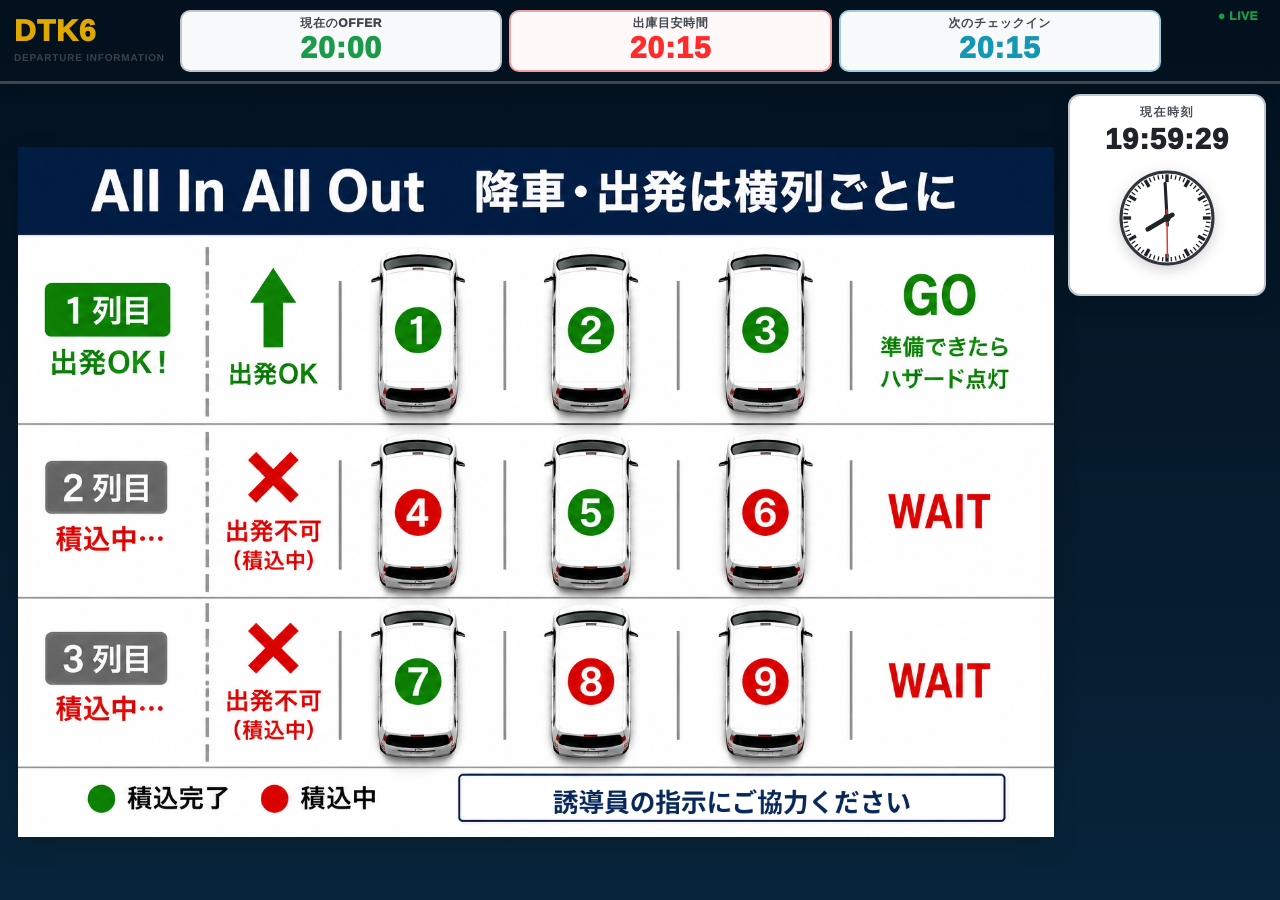
<file: index.html>
<!DOCTYPE html>
<html lang="ja">
<head>
  <meta charset="UTF-8">
  <meta name="viewport" content="width=device-width, initial-scale=1.0, viewport-fit=cover">
  <meta http-equiv="X-UA-Compatible" content="IE=edge">
  <meta name="theme-color" content="#EEF1F4">
  <title>DTK6 Departure Information V14</title>
  <link rel="stylesheet" href="style.css">
</head>
<body class="mode-normal">
  <div id="app">
    <header id="header">
      <div class="brand">
        <span class="brand-main">DTK6</span>
        <span class="brand-sub">DEPARTURE INFORMATION</span>
      </div>

      <div id="headerInfo" aria-label="運行情報">
        <div class="headerCard offerCard">
          <span id="offerLabel" class="headerLabel">現在のOFFER</span>
          <span id="offerValue" class="headerValue">--:--</span>
        </div>
        <div class="headerCard otdCard">
          <span class="headerLabel">出庫目安時間</span>
          <span id="otdTime" class="headerValue otdValue">--:--</span>
        </div>
        <div class="headerCard nextCard">
          <span class="headerLabel">次のチェックイン</span>
          <span id="nextCheckinTime" class="headerValue nextValue">--:--</span>
        </div>
      </div>

      <div class="live">● LIVE</div>
      <div id="demoBadge" aria-live="polite">DEMO</div>
    </header>

    <div id="miniClock" aria-label="現在時刻">
      <span class="mini-clock-label">現在時刻</span>
      <span id="miniDigitalClock">--:--:--</span>
      <canvas id="miniClockCanvas"></canvas>
    </div>

    <main id="main">
      <section id="clockView" class="view active" aria-label="時計表示">
        <canvas id="clockCanvas"></canvas>
      </section>

      <section id="slideView" class="view" aria-label="ポスター表示">
        <img id="slideImage" src="" alt="DTK6案内ポスター">
        <div id="slidePlaceholder">
          <div id="slideTitle">POSTER</div>
          <div id="slideMessage">画像を読み込み中</div>
        </div>
      </section>

      <section id="messageView" class="view" aria-label="案内表示">
        <div id="messageStatus">CHECK-IN</div>
        <div id="messageText">受付開始</div>
      </section>
    </main>
  </div>

  <script src="config.js"></script>
  <script src="clock.js"></script>
  <script src="scheduler.js"></script>
  <script src="display.js"></script>
  <script src="no-sleep.js"></script>
  <script src="app.js"></script>
</body>
</html>
</file>
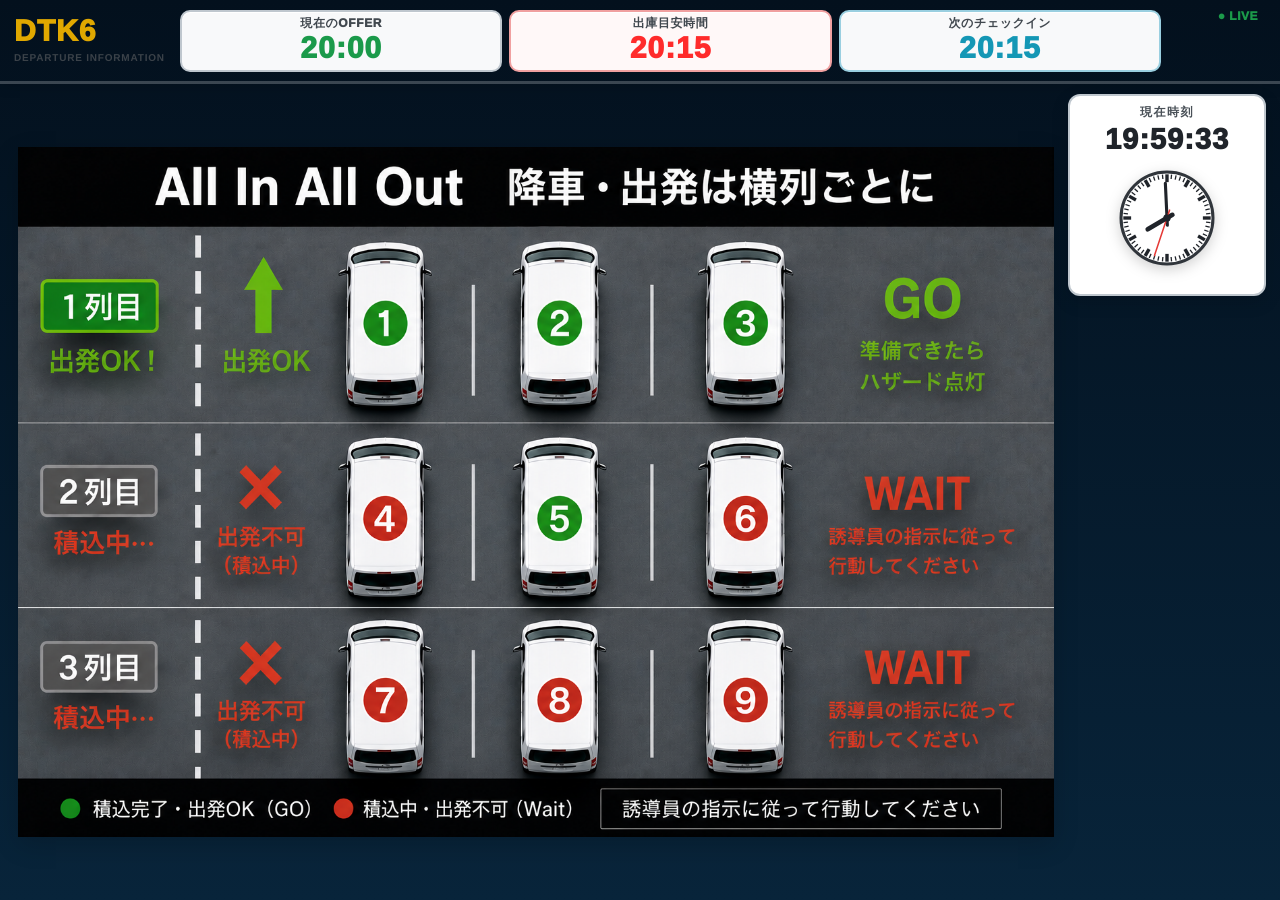
<file: DIS_V15_GitHub_完全版/index.html>
<!DOCTYPE html>
<html lang="ja">
<head>
  <meta charset="UTF-8">
  <meta name="viewport" content="width=device-width, initial-scale=1.0, viewport-fit=cover">
  <meta http-equiv="X-UA-Compatible" content="IE=edge">
  <meta name="theme-color" content="#EEF1F4">
  <title>DTK6 Departure Information V15</title>
  <link rel="stylesheet" href="style.css">
</head>
<body class="mode-normal">
  <!-- Android TV / streaming device screen-saver prevention: real looping media playback -->
  <video id="keepAliveVideo" class="keep-alive-element" muted playsinline autoplay loop preload="auto" aria-hidden="true">
    <source src="assets/keepalive.mp4" type="video/mp4">
  </video>
  <div id="app">
    <header id="header">
      <div class="brand">
        <span class="brand-main">DTK6</span>
        <span class="brand-sub">DEPARTURE INFORMATION</span>
      </div>

      <div id="headerInfo" aria-label="運行情報">
        <div class="headerCard offerCard">
          <span id="offerLabel" class="headerLabel">現在のOFFER</span>
          <span id="offerValue" class="headerValue">--:--</span>
        </div>
        <div class="headerCard otdCard">
          <span class="headerLabel">出庫目安時間</span>
          <span id="otdTime" class="headerValue otdValue">--:--</span>
        </div>
        <div class="headerCard nextCard">
          <span class="headerLabel">次のチェックイン</span>
          <span id="nextCheckinTime" class="headerValue nextValue">--:--</span>
        </div>
      </div>

      <div class="live">● LIVE</div>
      <div id="demoBadge" aria-live="polite">DEMO</div>
    </header>

    <div id="miniClock" aria-label="現在時刻">
      <span class="mini-clock-label">現在時刻</span>
      <span id="miniDigitalClock">--:--:--</span>
      <canvas id="miniClockCanvas"></canvas>
    </div>

    <main id="main">
      <section id="clockView" class="view active" aria-label="時計表示">
        <canvas id="clockCanvas"></canvas>
      </section>

      <section id="slideView" class="view" aria-label="ポスター表示">
        <img id="slideImage" src="" alt="DTK6案内ポスター">
      </section>

      <section id="messageView" class="view" aria-label="案内表示">
        <div id="messageStatus">CHECK-IN</div>
        <div id="messageText">受付開始</div>
      </section>
    </main>
  </div>

  <script src="config.js"></script>
  <script src="clock.js"></script>
  <script src="scheduler.js"></script>
  <script src="display.js"></script>
  <script src="no-sleep.js"></script>
  <script src="app.js"></script>
</body>
</html>
</file>
<file: style.css>
*{margin:0;padding:0;box-sizing:border-box}
html,body{width:100%;height:100%;overflow:hidden;background:#03101D}
body{color:#FFFFFF;font-family:Arial,"Helvetica Neue","Noto Sans JP",sans-serif;-webkit-font-smoothing:antialiased;text-rendering:geometricPrecision}
#app{width:100vw;height:100vh;position:relative;overflow:hidden;background:transparent}

/* ===== V12: projector-friendly light theme ===== */
#header{
  position:absolute;top:0;left:0;right:0;height:92px;z-index:20;
  display:flex;align-items:center;gap:12px;padding:10px 20px;
  background:transparent;border-bottom:3px solid rgba(255,255,255,.22);
  box-shadow:0 3px 12px rgba(0,0,0,.12)
}
.brand{width:190px;flex:0 0 190px;display:flex;flex-direction:column;justify-content:center;line-height:1;white-space:nowrap}
.brand-main{font-size:34px;font-weight:950;letter-spacing:1px;color:#E0A800}
.brand-sub{margin-top:7px;font-size:12px;font-weight:900;letter-spacing:.8px;color:#3B4249}
#headerInfo{display:flex;align-items:stretch;gap:10px;flex:1;min-width:0;margin-left:4px;margin-right:118px;height:68px}
.headerCard{
  min-width:0;flex:1;display:flex;flex-direction:column;align-items:center;justify-content:center;
  border:2px solid #C7CDD3;border-radius:10px;background:#F8F9FA;
  box-shadow:inset 0 1px 0 #fff
}
.headerLabel{font-size:14px;font-weight:950;letter-spacing:.6px;color:#41484F;line-height:1.05;white-space:nowrap}
.headerValue{margin-top:5px;font-size:35px;line-height:1;font-weight:950;letter-spacing:1px;font-variant-numeric:tabular-nums;color:#20242A;white-space:nowrap}
.offerCard{border-color:#BFC7CE}.nextCard{border-color:#9ACFE0}
.otdCard{border-color:#F0A0A0;background:#FFF8F8}
.otdValue{color:#FF2B2B!important;text-shadow:0 1px 0 rgba(255,255,255,.8)}
.nextValue{color:#1497B5!important}
.offerCard #offerValue{color:#1B9A4A!important}
.live{position:absolute;right:22px;top:9px;font-size:12px;font-weight:950;color:#1B9A4A;letter-spacing:.5px}
#demoBadge{display:none;position:absolute;right:20px;bottom:7px;font-size:11px;font-weight:900;color:#7A4B00}
#demoBadge.active{display:block}

/* 現在時刻：従来どおり右上 */
#miniClock{
  position:absolute;top:102px;right:18px;width:218px;height:222px;z-index:30;
  padding:10px 12px 12px;text-align:center;
  border:2px solid #BFC7CE;border-radius:12px;background:#FFFFFF;
  box-shadow:0 6px 18px rgba(0,0,0,.14)
}
.mini-clock-label{display:block;font-size:13px;line-height:1;letter-spacing:1.5px;font-weight:950;color:#4A5158}
#miniDigitalClock{display:block;margin-top:8px;font-size:32px;line-height:1;font-weight:950;letter-spacing:1px;color:#20242A;font-variant-numeric:tabular-nums}
#miniClockCanvas{display:block;width:116px;height:116px;margin:11px auto 0;filter:drop-shadow(0 4px 7px rgba(0,0,0,.18))}

#main{position:absolute;top:92px;left:0;right:0;bottom:0;padding:14px 246px 14px 14px;background:transparent}
.view{position:absolute;inset:14px 246px 14px 14px;display:flex;align-items:center;justify-content:center;opacity:0;pointer-events:none;transition:opacity .35s ease}
.view.active{opacity:1;pointer-events:auto}

/* 大型アナログ時計 */
#clockCanvas{width:min(72vh,620px);height:min(72vh,620px);filter:drop-shadow(0 9px 18px rgba(0,0,0,.18))}

/* ポスターは可能な限り画面いっぱい。ただし縦長ポスターは比率を維持 */
#slideView{padding:0 4px}
#slideImage{display:none;max-width:100%;max-height:100%;width:auto;height:auto;object-fit:contain;box-shadow:0 8px 24px rgba(0,0,0,.16);background:#fff}
#slidePlaceholder{width:96%;height:94%;border:3px dashed #B8C0C7;border-radius:16px;display:flex;flex-direction:column;align-items:center;justify-content:center;background:#fff}
#slideTitle{font-size:56px;color:#E0A800;font-weight:950;letter-spacing:2px;text-align:center}
#slideMessage{margin-top:18px;font-size:26px;font-weight:800;text-align:center}

/* 時間案内 */
#messageView{text-align:center;padding:0 30px;flex-direction:column}
#messageStatus{font-size:78px;font-weight:950;letter-spacing:3px;line-height:1.05;color:#20242A}
#messageText{margin-top:28px;font-size:40px;line-height:1.5;white-space:pre-line;font-weight:900;color:#20242A}

/* V9系：時間帯ごとに画面全体を切り替えるモードカラー */
body.mode-normal, body.mode-normal #app{background:linear-gradient(180deg,#03101d,#08243a)}
body.mode-checkin, body.mode-checkin #app{background:linear-gradient(180deg,#004b9b,#0b6fbf)}
body.mode-loading, body.mode-loading #app{background:linear-gradient(180deg,#9f7900,#f4b400)}
body.mode-depart, body.mode-depart #app{background:linear-gradient(180deg,#a83b00,#ef6c00)}
body.mode-safe, body.mode-safe #app{background:linear-gradient(180deg,#07592b,#168d43)}
body.mode-checkin #header,body.mode-loading #header,body.mode-depart #header,body.mode-safe #header{background:transparent;border-bottom-color:rgba(255,255,255,.25)}
body.mode-checkin .headerLabel,body.mode-loading .headerLabel,body.mode-depart .headerLabel,body.mode-safe .headerLabel,
body.mode-checkin .headerValue,body.mode-loading .headerValue,body.mode-depart .headerValue,body.mode-safe .headerValue,
body.mode-checkin .brand-sub,body.mode-loading .brand-sub,body.mode-depart .brand-sub,body.mode-safe .brand-sub,
body.mode-checkin #miniClock,body.mode-loading #miniClock,body.mode-depart #miniClock,body.mode-safe #miniClock{color:#fff}
body.mode-checkin .headerCard,body.mode-loading .headerCard,body.mode-depart .headerCard,body.mode-safe .headerCard{background:rgba(0,0,0,.12);border-color:rgba(255,255,255,.35);box-shadow:none}
body.mode-checkin #messageStatus,body.mode-checkin #messageText,body.mode-loading #messageStatus,body.mode-loading #messageText,body.mode-depart #messageStatus,body.mode-depart #messageText,body.mode-safe #messageStatus,body.mode-safe #messageText{color:#fff;text-shadow:0 4px 16px rgba(0,0,0,.3)}
body.mode-loading #messageStatus{font-size:70px}
body.mode-loading .otdValue{color:#fff!important}
body.mode-depart .otdValue{color:#fff!important}
body.mode-safe .otdValue{color:#fff!important}

.keep-alive-element{position:fixed!important;left:-20px!important;top:-20px!important;width:2px!important;height:2px!important;opacity:.001!important;pointer-events:none!important}

@media (max-width:1400px){
  #header{height:84px;padding:8px 14px}
  .brand{width:150px;flex-basis:150px}.brand-main{font-size:30px}.brand-sub{font-size:10px}
  #headerInfo{height:62px;margin-right:105px;gap:7px}
  .headerLabel{font-size:12px}.headerValue{font-size:30px}
  #miniClock{top:94px;right:14px;width:198px;height:202px}
  #miniDigitalClock{font-size:29px}.mini-clock-label{font-size:12px}#miniClockCanvas{width:104px;height:104px}
  #main{top:84px;padding-right:222px}.view{inset:14px 222px 14px 14px}
  #messageStatus{font-size:66px}#messageText{font-size:34px}
}
@media (max-height:650px){
  #header{height:78px}.brand-main{font-size:27px}.brand-sub{font-size:9px}
  #headerInfo{height:58px}.headerValue{font-size:27px}.headerLabel{font-size:11px}
  #miniClock{top:86px;height:174px}.mini-clock-label{font-size:11px}#miniDigitalClock{font-size:26px}#miniClockCanvas{width:84px;height:84px;margin-top:7px}
  #main{top:78px;padding-right:210px}.view{inset:12px 210px 12px 12px}
  #messageStatus{font-size:56px}#messageText{font-size:30px}
}
</file>
<file: DIS_V15_GitHub_完全版/style.css>
*{margin:0;padding:0;box-sizing:border-box}
html,body{width:100%;height:100%;overflow:hidden;background:#03101D}
body{color:#FFFFFF;font-family:Arial,"Helvetica Neue","Noto Sans JP",sans-serif;-webkit-font-smoothing:antialiased;text-rendering:geometricPrecision}
#app{width:100vw;height:100vh;position:relative;overflow:hidden;background:transparent}

/* ===== V12: projector-friendly light theme ===== */
#header{
  position:absolute;top:0;left:0;right:0;height:92px;z-index:20;
  display:flex;align-items:center;gap:12px;padding:10px 20px;
  background:transparent;border-bottom:3px solid rgba(255,255,255,.22);
  box-shadow:0 3px 12px rgba(0,0,0,.12)
}
.brand{width:190px;flex:0 0 190px;display:flex;flex-direction:column;justify-content:center;line-height:1;white-space:nowrap}
.brand-main{font-size:34px;font-weight:950;letter-spacing:1px;color:#E0A800}
.brand-sub{margin-top:7px;font-size:12px;font-weight:900;letter-spacing:.8px;color:#3B4249}
#headerInfo{display:flex;align-items:stretch;gap:10px;flex:1;min-width:0;margin-left:4px;margin-right:118px;height:68px}
.headerCard{
  min-width:0;flex:1;display:flex;flex-direction:column;align-items:center;justify-content:center;
  border:2px solid #C7CDD3;border-radius:10px;background:#F8F9FA;
  box-shadow:inset 0 1px 0 #fff
}
.headerLabel{font-size:14px;font-weight:950;letter-spacing:.6px;color:#41484F;line-height:1.05;white-space:nowrap}
.headerValue{margin-top:5px;font-size:35px;line-height:1;font-weight:950;letter-spacing:1px;font-variant-numeric:tabular-nums;color:#20242A;white-space:nowrap}
.offerCard{border-color:#BFC7CE}.nextCard{border-color:#9ACFE0}
.otdCard{border-color:#F0A0A0;background:#FFF8F8}
.otdValue{color:#FF2B2B!important;text-shadow:0 1px 0 rgba(255,255,255,.8)}
.nextValue{color:#1497B5!important}
.offerCard #offerValue{color:#1B9A4A!important}
.live{position:absolute;right:22px;top:9px;font-size:12px;font-weight:950;color:#1B9A4A;letter-spacing:.5px}
#demoBadge{display:none;position:absolute;right:20px;bottom:7px;font-size:11px;font-weight:900;color:#7A4B00}
#demoBadge.active{display:block}

/* 現在時刻：従来どおり右上 */
#miniClock{
  position:absolute;top:102px;right:18px;width:218px;height:222px;z-index:30;
  padding:10px 12px 12px;text-align:center;
  border:2px solid #BFC7CE;border-radius:12px;background:#FFFFFF;
  box-shadow:0 6px 18px rgba(0,0,0,.14)
}
.mini-clock-label{display:block;font-size:13px;line-height:1;letter-spacing:1.5px;font-weight:950;color:#4A5158}
#miniDigitalClock{display:block;margin-top:8px;font-size:32px;line-height:1;font-weight:950;letter-spacing:1px;color:#20242A;font-variant-numeric:tabular-nums}
#miniClockCanvas{display:block;width:116px;height:116px;margin:11px auto 0;filter:drop-shadow(0 4px 7px rgba(0,0,0,.18))}

#main{position:absolute;top:92px;left:0;right:0;bottom:0;padding:14px 246px 14px 14px;background:transparent}
.view{position:absolute;inset:14px 246px 14px 14px;display:flex;align-items:center;justify-content:center;opacity:0;pointer-events:none;transition:opacity .35s ease}
.view.active{opacity:1;pointer-events:auto}

/* 大型アナログ時計 */
#clockCanvas{width:min(72vh,620px);height:min(72vh,620px);filter:drop-shadow(0 9px 18px rgba(0,0,0,.18))}

/* ポスターは可能な限り画面いっぱい。ただし縦長ポスターは比率を維持 */
#slideView{padding:0 4px}
#slideImage{display:block;max-width:100%;max-height:100%;width:auto;height:auto;object-fit:contain;box-shadow:0 8px 24px rgba(0,0,0,.16);background:#fff}

/* 時間案内 */
#messageView{text-align:center;padding:0 30px;flex-direction:column}
#messageStatus{font-size:78px;font-weight:950;letter-spacing:3px;line-height:1.05;color:#20242A}
#messageText{margin-top:28px;font-size:40px;line-height:1.5;white-space:pre-line;font-weight:900;color:#20242A}

/* V9系：時間帯ごとに画面全体を切り替えるモードカラー */
body.mode-normal, body.mode-normal #app{background:linear-gradient(180deg,#03101d,#08243a)}
body.mode-checkin, body.mode-checkin #app{background:linear-gradient(180deg,#004b9b,#0b6fbf)}
body.mode-loading, body.mode-loading #app{background:linear-gradient(180deg,#9f7900,#f4b400)}
body.mode-depart, body.mode-depart #app{background:linear-gradient(180deg,#a83b00,#ef6c00)}
body.mode-safe, body.mode-safe #app{background:linear-gradient(180deg,#07592b,#168d43)}
body.mode-checkin #header,body.mode-loading #header,body.mode-depart #header,body.mode-safe #header{background:transparent;border-bottom-color:rgba(255,255,255,.25)}
body.mode-checkin .headerLabel,body.mode-loading .headerLabel,body.mode-depart .headerLabel,body.mode-safe .headerLabel,
body.mode-checkin .headerValue,body.mode-loading .headerValue,body.mode-depart .headerValue,body.mode-safe .headerValue,
body.mode-checkin .brand-sub,body.mode-loading .brand-sub,body.mode-depart .brand-sub,body.mode-safe .brand-sub,
body.mode-checkin #miniClock,body.mode-loading #miniClock,body.mode-depart #miniClock,body.mode-safe #miniClock{color:#fff}
body.mode-checkin .headerCard,body.mode-loading .headerCard,body.mode-depart .headerCard,body.mode-safe .headerCard{background:rgba(0,0,0,.12);border-color:rgba(255,255,255,.35);box-shadow:none}
body.mode-checkin #messageStatus,body.mode-checkin #messageText,body.mode-loading #messageStatus,body.mode-loading #messageText,body.mode-depart #messageStatus,body.mode-depart #messageText,body.mode-safe #messageStatus,body.mode-safe #messageText{color:#fff;text-shadow:0 4px 16px rgba(0,0,0,.3)}
body.mode-loading #messageStatus{font-size:70px}
body.mode-loading .otdValue{color:#fff!important}
body.mode-depart .otdValue{color:#fff!important}
body.mode-safe .otdValue{color:#fff!important}

.keep-alive-element{position:fixed!important;left:-100px!important;top:-100px!important;width:16px!important;height:16px!important;opacity:0.001!important;pointer-events:none!important;border:0!important}

@media (max-width:1400px){
  #header{height:84px;padding:8px 14px}
  .brand{width:150px;flex-basis:150px}.brand-main{font-size:30px}.brand-sub{font-size:10px}
  #headerInfo{height:62px;margin-right:105px;gap:7px}
  .headerLabel{font-size:12px}.headerValue{font-size:30px}
  #miniClock{top:94px;right:14px;width:198px;height:202px}
  #miniDigitalClock{font-size:29px}.mini-clock-label{font-size:12px}#miniClockCanvas{width:104px;height:104px}
  #main{top:84px;padding-right:222px}.view{inset:14px 222px 14px 14px}
  #messageStatus{font-size:66px}#messageText{font-size:34px}
}
@media (max-height:650px){
  #header{height:78px}.brand-main{font-size:27px}.brand-sub{font-size:9px}
  #headerInfo{height:58px}.headerValue{font-size:27px}.headerLabel{font-size:11px}
  #miniClock{top:86px;height:174px}.mini-clock-label{font-size:11px}#miniDigitalClock{font-size:26px}#miniClockCanvas{width:84px;height:84px;margin-top:7px}
  #main{top:78px;padding-right:210px}.view{inset:12px 210px 12px 12px}
  #messageStatus{font-size:56px}#messageText{font-size:30px}
}
</file>
